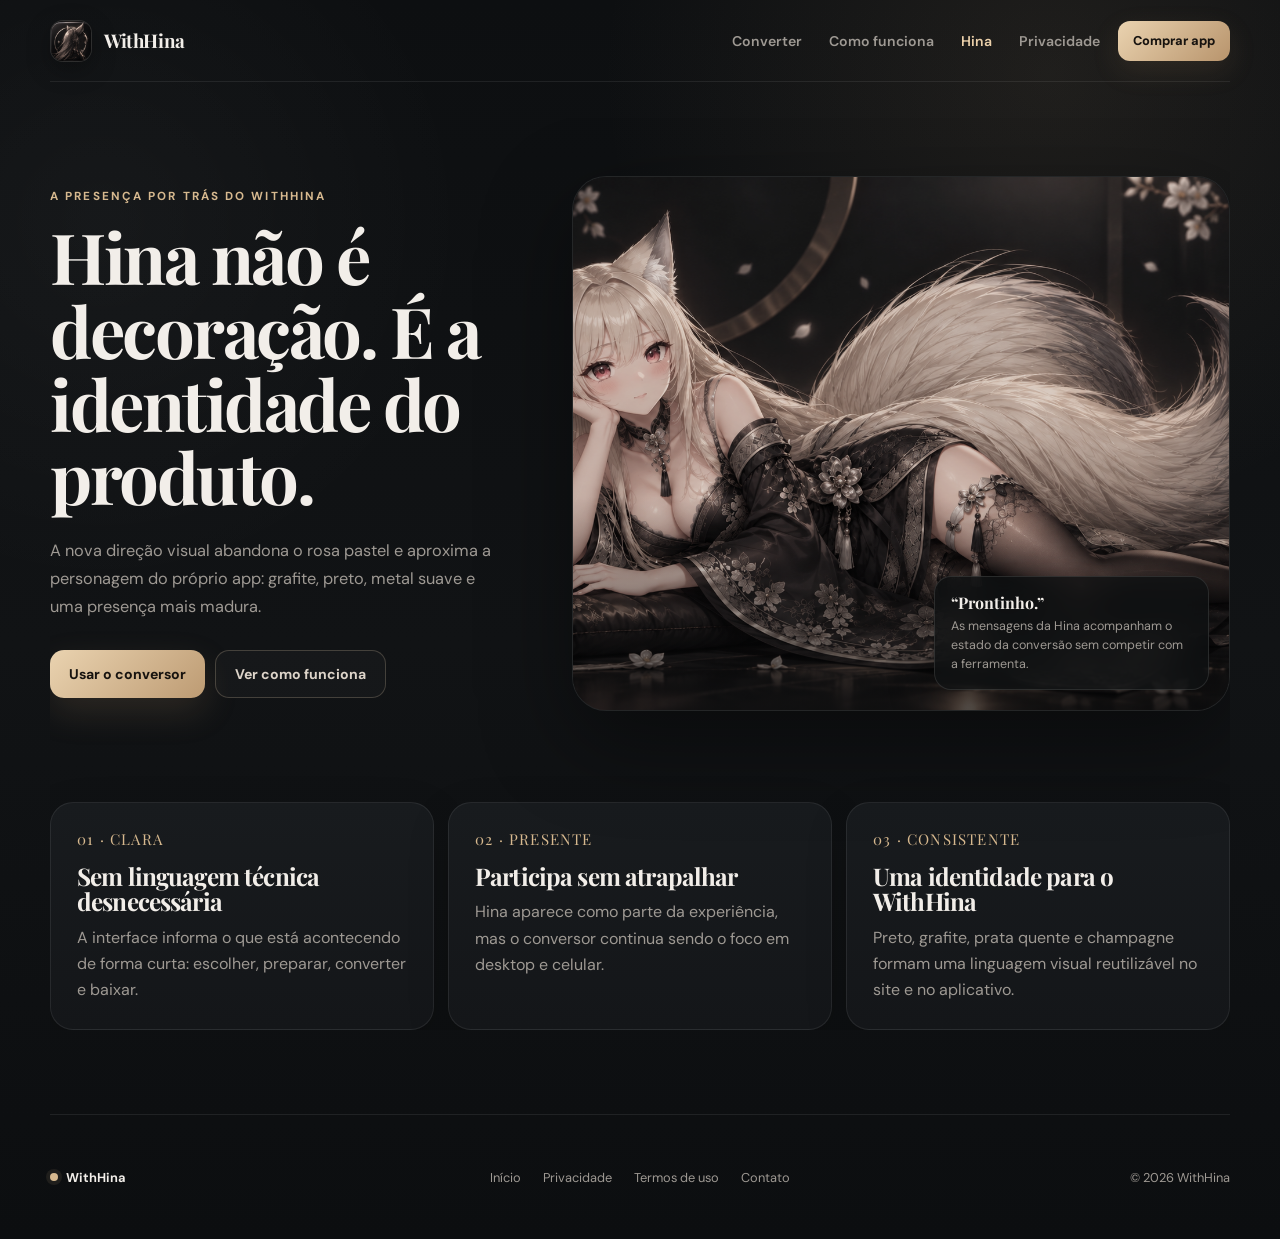
<file: Hina.html>
<!doctype html>
<html lang="pt-BR">
<head>
  <meta charset="utf-8">
  <meta name="viewport" content="width=device-width, initial-scale=1">
  <meta name="description" content="Conheça a Hina, a identidade visual e a voz do WithHina.">
  <meta name="theme-color" content="#111315">
  <meta name="robots" content="index,follow">
  <link rel="canonical" href="https://withhina.com/Hina.html">
  <title>Hina — WithHina</title>
  <link rel="icon" href="favicon.ico?v=2.2" sizes="any">
  <link rel="icon" href="favicon-32.png?v=2.2" type="image/png" sizes="32x32">
  <link rel="apple-touch-icon" href="apple-touch-icon.png?v=2.2">
  <link rel="preconnect" href="https://fonts.googleapis.com">
  <link rel="preconnect" href="https://fonts.gstatic.com" crossorigin>
  <link href="https://fonts.googleapis.com/css2?family=DM+Sans:wght@400;500;600;700&family=Playfair+Display:wght@600;700&display=swap" rel="stylesheet">
  <link rel="stylesheet" href="styles.css?v=2.2.0">
</head>
<body>
  <header class="topbar">
    <a class="brand" href="index.html" aria-label="WithHina — início">
      <span class="brand-icon" aria-hidden="true"><img src="withhina-mark.png" alt=""></span>
      <span class="brand-name">WithHina</span>
    </a>
    <div class="topbar-actions">
      <nav aria-label="Navegação principal">
        <a href="index.html#converter">Converter</a>
        <a href="index.html#como-funciona">Como funciona</a>
        <a href="Hina.html" aria-current="page">Hina</a>
        <a href="privacy.html">Privacidade</a>
      </nav>
      <a class="nav-buy" href="index.html#comprar">Comprar app</a>
    </div>
  </header>

  <main class="about-page">
    <section class="about-hero" aria-labelledby="hina-title-page">
      <div class="about-copy">
        <p class="eyebrow">A PRESENÇA POR TRÁS DO WITHHINA</p>
        <h1 id="hina-title-page">Hina não é decoração. É a identidade do produto.</h1>
        <p class="lead">A nova direção visual abandona o rosa pastel e aproxima a personagem do próprio app: grafite, preto, metal suave e uma presença mais madura.</p>
        <div class="about-actions">
          <a class="primary-link" href="index.html#converter">Usar o conversor</a>
          <a class="secondary-link" href="index.html#como-funciona">Ver como funciona</a>
        </div>
      </div>

      <div class="about-visual" aria-label="Ilustração da Hina">
        <img src="hina-dark.png" alt="Hina em uma composição escura, elegante e refinada">
        <div class="about-badge">
          <strong>“Prontinho.”</strong>
          <p>As mensagens da Hina acompanham o estado da conversão sem competir com a ferramenta.</p>
        </div>
      </div>
    </section>

    <section class="about-grid" aria-label="Princípios da experiência Hina">
      <article class="about-card">
        <span>01 · CLARA</span>
        <h2>Sem linguagem técnica desnecessária</h2>
        <p>A interface informa o que está acontecendo de forma curta: escolher, preparar, converter e baixar.</p>
      </article>
      <article class="about-card">
        <span>02 · PRESENTE</span>
        <h2>Participa sem atrapalhar</h2>
        <p>Hina aparece como parte da experiência, mas o conversor continua sendo o foco em desktop e celular.</p>
      </article>
      <article class="about-card">
        <span>03 · CONSISTENTE</span>
        <h2>Uma identidade para o WithHina</h2>
        <p>Preto, grafite, prata quente e champagne formam uma linguagem visual reutilizável no site e no aplicativo.</p>
      </article>
    </section>
  </main>

  <footer>
    <a class="footer-brand" href="index.html"><span class="footer-dot"></span>WithHina</a>
    <div class="footer-links">
      <a href="index.html">Início</a>
      <a href="privacy.html">Privacidade</a>
      <a href="terms.html">Termos de uso</a>
      <a href="mailto:support@withhina.com">Contato</a>
    </div>
    <p>© <span id="current-year"></span> WithHina</p>
  </footer>
  <script>document.getElementById('current-year').textContent = new Date().getFullYear();</script>
</body>
</html>
</file>
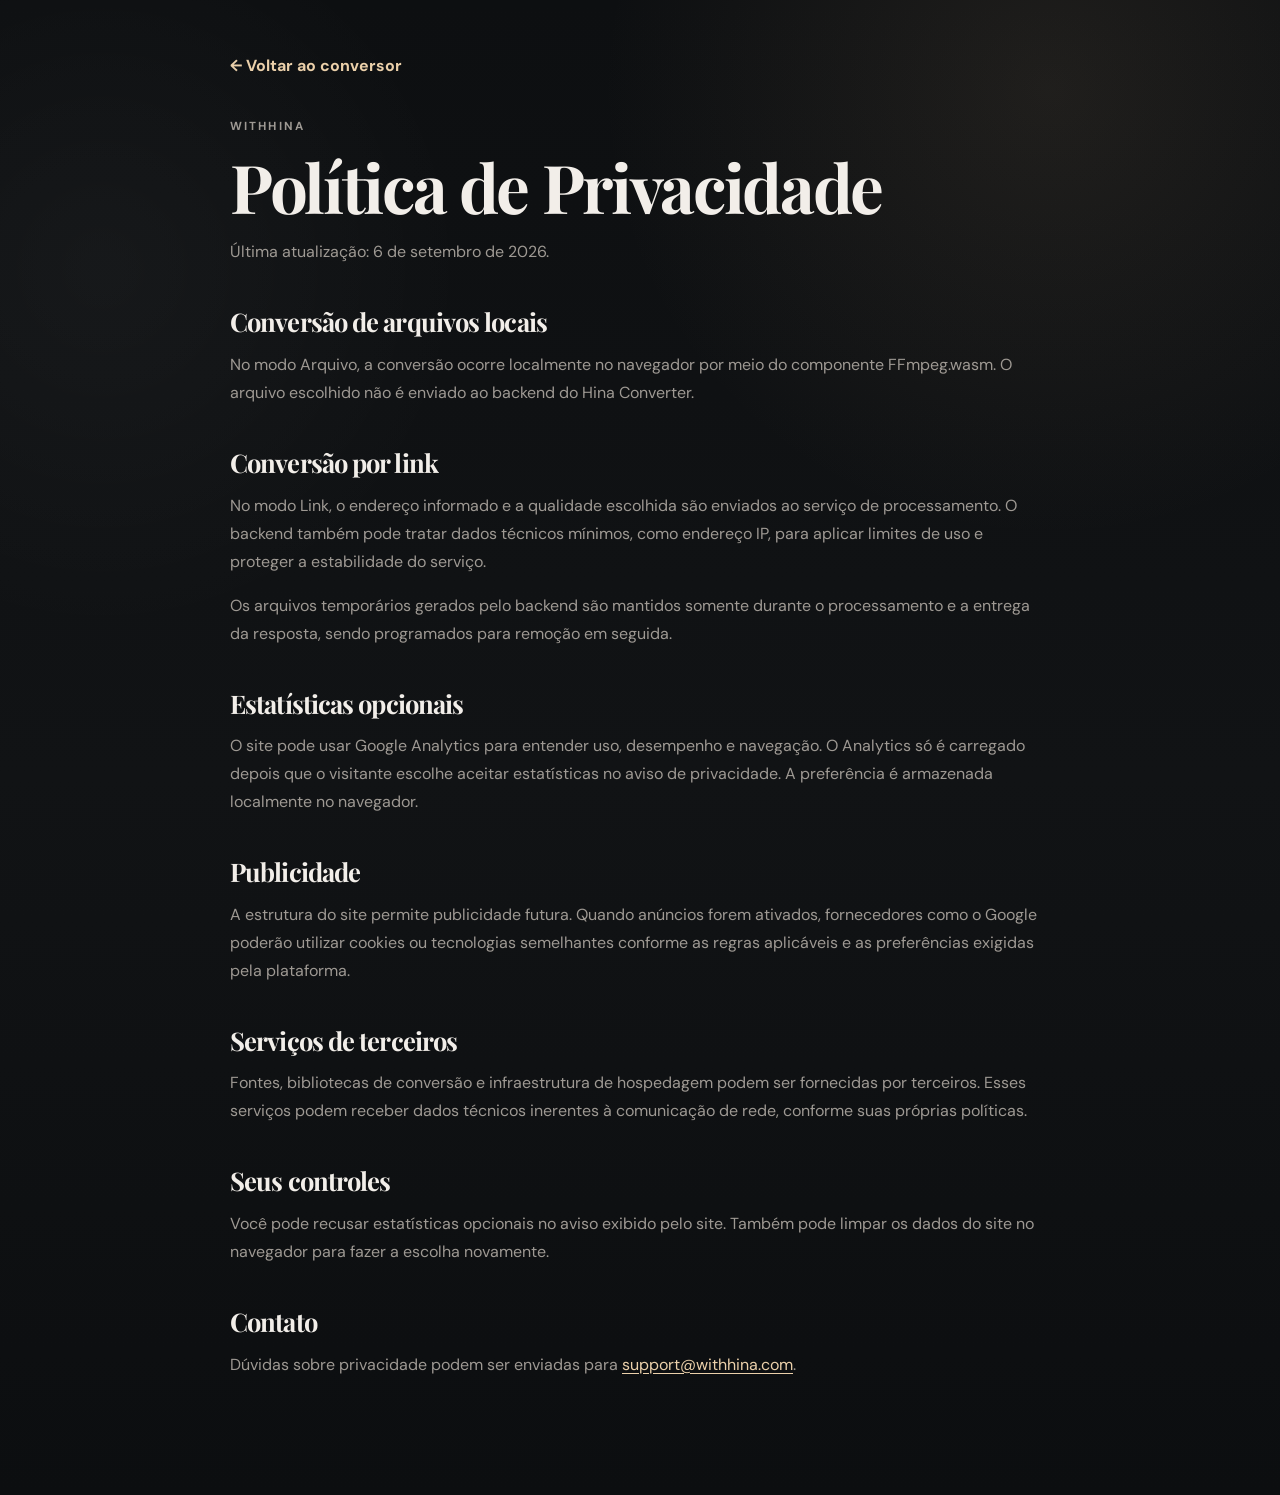
<file: privacy.html>
<!doctype html>
<html lang="pt-BR">
<head>
  <meta charset="utf-8">
  <meta name="viewport" content="width=device-width, initial-scale=1">
  <meta name="description" content="Política de Privacidade do Hina Converter e WithHina.">
  <meta name="robots" content="index,follow">
  <link rel="canonical" href="https://withhina.com/privacy.html">
  <title>Privacidade — Hina Converter</title>
  <link rel="icon" href="favicon.ico?v=2.2" sizes="any">
  <link rel="icon" href="favicon-32.png?v=2.2" type="image/png" sizes="32x32">
  <link rel="apple-touch-icon" href="apple-touch-icon.png?v=2.2">
  <link rel="preconnect" href="https://fonts.googleapis.com">
  <link rel="preconnect" href="https://fonts.gstatic.com" crossorigin>
  <link href="https://fonts.googleapis.com/css2?family=DM+Sans:wght@400;500;600;700&family=Playfair+Display:wght@600;700&display=swap" rel="stylesheet">
  <link rel="stylesheet" href="styles.css?v=2.2.0">
</head>
<body>
  <main class="legal-page">
    <a class="back-link" href="index.html">← Voltar ao conversor</a>
    <p class="eyebrow">WithHina</p>
    <h1>Política de Privacidade</h1>
    <p>Última atualização: 6 de setembro de 2026.</p>

    <h2>Conversão de arquivos locais</h2>
    <p>No modo Arquivo, a conversão ocorre localmente no navegador por meio do componente FFmpeg.wasm. O arquivo escolhido não é enviado ao backend do Hina Converter.</p>

    <h2>Conversão por link</h2>
    <p>No modo Link, o endereço informado e a qualidade escolhida são enviados ao serviço de processamento. O backend também pode tratar dados técnicos mínimos, como endereço IP, para aplicar limites de uso e proteger a estabilidade do serviço.</p>
    <p>Os arquivos temporários gerados pelo backend são mantidos somente durante o processamento e a entrega da resposta, sendo programados para remoção em seguida.</p>

    <h2>Estatísticas opcionais</h2>
    <p>O site pode usar Google Analytics para entender uso, desempenho e navegação. O Analytics só é carregado depois que o visitante escolhe aceitar estatísticas no aviso de privacidade. A preferência é armazenada localmente no navegador.</p>

    <h2>Publicidade</h2>
    <p>A estrutura do site permite publicidade futura. Quando anúncios forem ativados, fornecedores como o Google poderão utilizar cookies ou tecnologias semelhantes conforme as regras aplicáveis e as preferências exigidas pela plataforma.</p>

    <h2>Serviços de terceiros</h2>
    <p>Fontes, bibliotecas de conversão e infraestrutura de hospedagem podem ser fornecidas por terceiros. Esses serviços podem receber dados técnicos inerentes à comunicação de rede, conforme suas próprias políticas.</p>

    <h2>Seus controles</h2>
    <p>Você pode recusar estatísticas opcionais no aviso exibido pelo site. Também pode limpar os dados do site no navegador para fazer a escolha novamente.</p>

    <h2>Contato</h2>
    <p>Dúvidas sobre privacidade podem ser enviadas para <a href="mailto:support@withhina.com">support@withhina.com</a>.</p>
  </main>
</body>
</html>
</file>
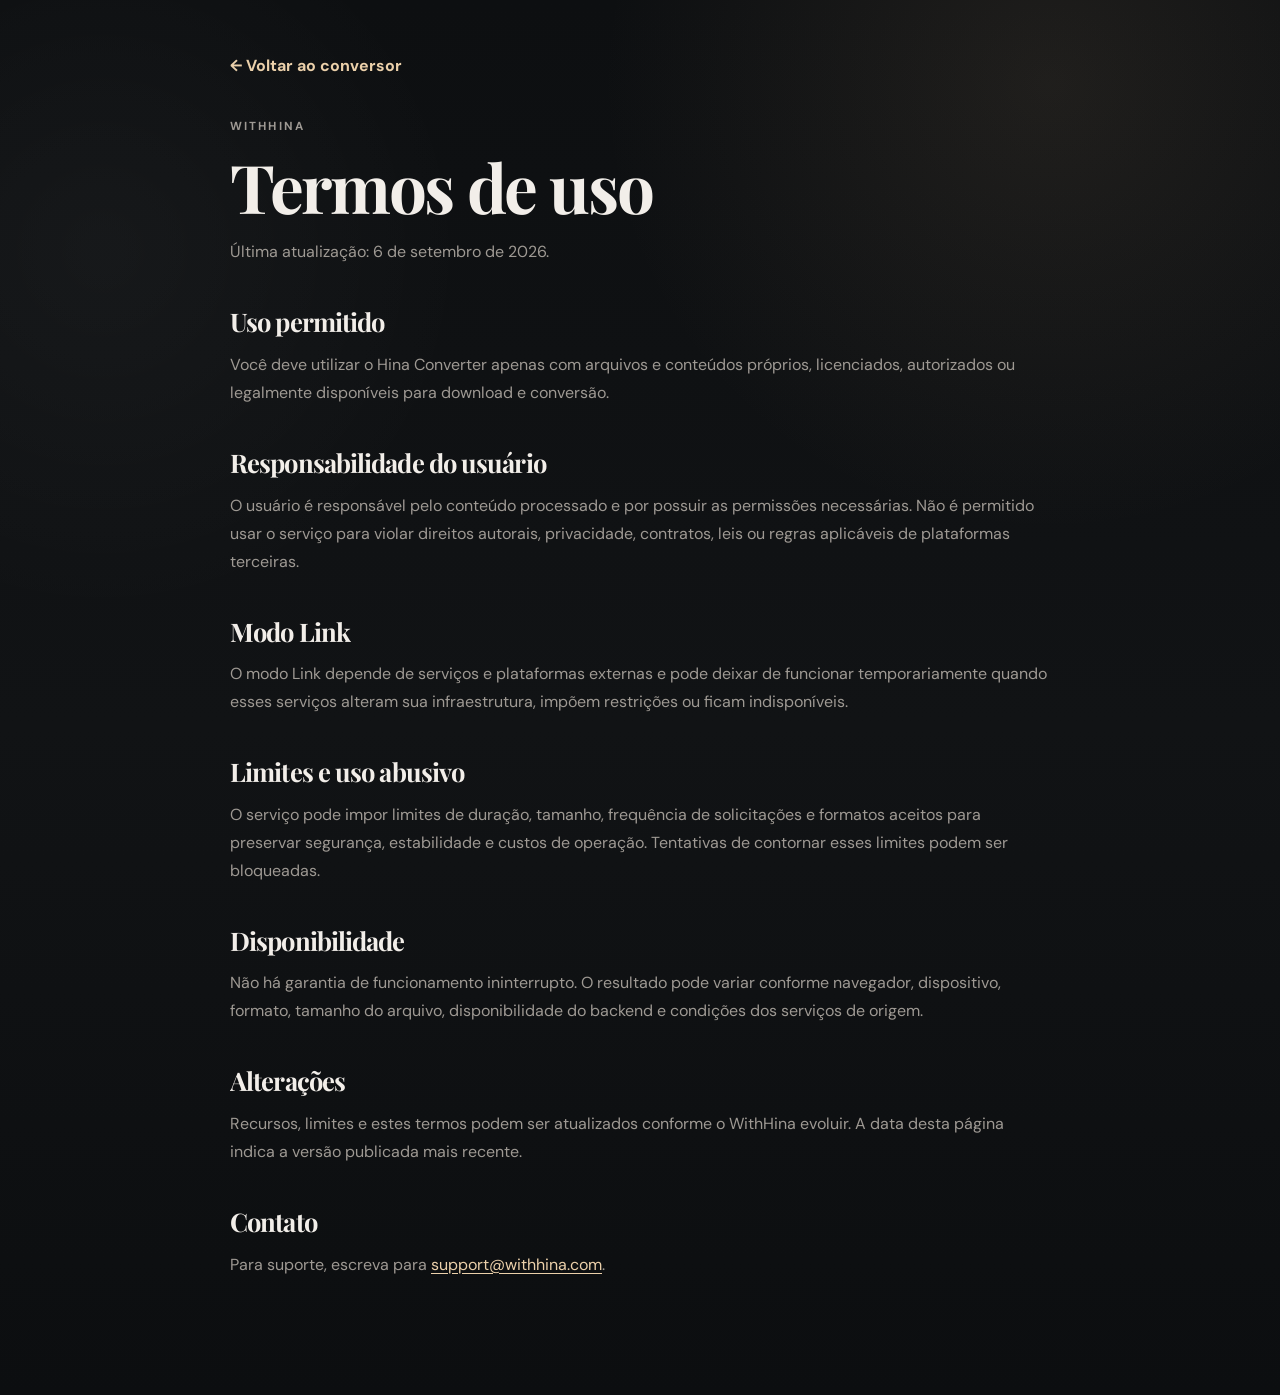
<file: terms.html>
<!doctype html>
<html lang="pt-BR">
<head>
  <meta charset="utf-8">
  <meta name="viewport" content="width=device-width, initial-scale=1">
  <meta name="description" content="Termos de uso do Hina Converter e WithHina.">
  <meta name="robots" content="index,follow">
  <link rel="canonical" href="https://withhina.com/terms.html">
  <title>Termos de uso — Hina Converter</title>
  <link rel="icon" href="favicon.ico?v=2.2" sizes="any">
  <link rel="icon" href="favicon-32.png?v=2.2" type="image/png" sizes="32x32">
  <link rel="apple-touch-icon" href="apple-touch-icon.png?v=2.2">
  <link rel="preconnect" href="https://fonts.googleapis.com">
  <link rel="preconnect" href="https://fonts.gstatic.com" crossorigin>
  <link href="https://fonts.googleapis.com/css2?family=DM+Sans:wght@400;500;600;700&family=Playfair+Display:wght@600;700&display=swap" rel="stylesheet">
  <link rel="stylesheet" href="styles.css?v=2.2.0">
</head>
<body>
  <main class="legal-page">
    <a class="back-link" href="index.html">← Voltar ao conversor</a>
    <p class="eyebrow">WithHina</p>
    <h1>Termos de uso</h1>
    <p>Última atualização: 6 de setembro de 2026.</p>

    <h2>Uso permitido</h2>
    <p>Você deve utilizar o Hina Converter apenas com arquivos e conteúdos próprios, licenciados, autorizados ou legalmente disponíveis para download e conversão.</p>

    <h2>Responsabilidade do usuário</h2>
    <p>O usuário é responsável pelo conteúdo processado e por possuir as permissões necessárias. Não é permitido usar o serviço para violar direitos autorais, privacidade, contratos, leis ou regras aplicáveis de plataformas terceiras.</p>

    <h2>Modo Link</h2>
    <p>O modo Link depende de serviços e plataformas externas e pode deixar de funcionar temporariamente quando esses serviços alteram sua infraestrutura, impõem restrições ou ficam indisponíveis.</p>

    <h2>Limites e uso abusivo</h2>
    <p>O serviço pode impor limites de duração, tamanho, frequência de solicitações e formatos aceitos para preservar segurança, estabilidade e custos de operação. Tentativas de contornar esses limites podem ser bloqueadas.</p>

    <h2>Disponibilidade</h2>
    <p>Não há garantia de funcionamento ininterrupto. O resultado pode variar conforme navegador, dispositivo, formato, tamanho do arquivo, disponibilidade do backend e condições dos serviços de origem.</p>

    <h2>Alterações</h2>
    <p>Recursos, limites e estes termos podem ser atualizados conforme o WithHina evoluir. A data desta página indica a versão publicada mais recente.</p>

    <h2>Contato</h2>
    <p>Para suporte, escreva para <a href="mailto:support@withhina.com">support@withhina.com</a>.</p>
  </main>
</body>
</html>
</file>
<file: styles.css>
:root {
  --bg: #0d0f11;
  --bg-2: #111315;
  --panel: #17191c;
  --panel-2: #1d2024;
  --panel-3: #24272c;
  --ink: #f2eee9;
  --ink-soft: #ddd4c9;
  --muted: #9e9993;
  --muted-2: #77736f;
  --accent: #d7b98f;
  --accent-strong: #ebd0aa;
  --accent-dark: #9f8567;
  --silver: #b6b3ae;
  --line: rgba(255,255,255,.08);
  --line-strong: rgba(231,208,176,.22);
  --shadow: 0 30px 90px rgba(0,0,0,.42);
  --shadow-soft: 0 18px 46px rgba(0,0,0,.28);
}

* { box-sizing: border-box; }
html { scroll-behavior: smooth; }
body {
  margin: 0;
  min-height: 100vh;
  color: var(--ink);
  background:
    radial-gradient(circle at 82% 6%, rgba(164,139,108,.12), transparent 28rem),
    radial-gradient(circle at 8% 18%, rgba(255,255,255,.035), transparent 23rem),
    linear-gradient(180deg, #0d0f11 0%, #111315 52%, #0c0e10 100%);
  font-family: "DM Sans", system-ui, sans-serif;
}

body::before {
  content: "";
  position: fixed;
  inset: 0;
  pointer-events: none;
  opacity: .18;
  background-image: linear-gradient(rgba(255,255,255,.018) 1px, transparent 1px), linear-gradient(90deg, rgba(255,255,255,.018) 1px, transparent 1px);
  background-size: 44px 44px;
  mask-image: linear-gradient(to bottom, rgba(0,0,0,.6), transparent 75%);
}

button, input, select { font: inherit; }
a { color: inherit; }
[hidden] { display: none !important; }

.topbar {
  position: relative;
  z-index: 20;
  width: min(1180px, calc(100% - 40px));
  min-height: 82px;
  margin: 0 auto;
  display: flex;
  align-items: center;
  justify-content: space-between;
  gap: 28px;
  border-bottom: 1px solid var(--line);
}

.brand {
  display: inline-flex;
  align-items: center;
  gap: 12px;
  text-decoration: none;
}
.brand-icon {
  width: 42px;
  height: 42px;
  display: block;
  overflow: hidden;
  border-radius: 13px;
  border: 1px solid rgba(255,255,255,.12);
  background: #111;
  box-shadow: 0 8px 24px rgba(0,0,0,.28);
}
.brand-icon img {
  width: 56px;
  height: 56px;
  object-fit: cover;
  object-position: 50% 5%;
  transform: translate(-7px,-3px);
}
.brand-name {
  color: var(--ink);
  font-family: "Playfair Display", Georgia, serif;
  font-size: 1.18rem;
  font-weight: 700;
  letter-spacing: -.02em;
}

nav { display: flex; align-items: center; gap: 27px; }
nav a {
  color: var(--muted);
  text-decoration: none;
  font-size: .88rem;
  font-weight: 600;
  transition: color .18s ease;
}
nav a:hover, nav a:focus-visible, nav a[aria-current="page"] { color: var(--accent-strong); }

main { overflow: hidden; }

.hero {
  width: min(1180px, calc(100% - 40px));
  min-height: 670px;
  margin: 0 auto;
  display: grid;
  grid-template-columns: minmax(0,.88fr) minmax(520px,1.12fr);
  gap: clamp(38px,6vw,84px);
  align-items: center;
  padding: 76px 0 82px;
}
.hero-copy { position: relative; z-index: 5; }
.eyebrow {
  margin: 0 0 16px;
  color: var(--accent);
  font-size: .73rem;
  font-weight: 700;
  letter-spacing: .18em;
  text-transform: uppercase;
}
h1,h2,h3 {
  margin: 0;
  font-family: "Playfair Display", Georgia, serif;
  letter-spacing: -.035em;
  line-height: 1.04;
}
h1 { font-size: clamp(3rem,5.5vw,5.35rem); }
h2 { font-size: clamp(2.1rem,4.4vw,3.7rem); }
.hero-accent {
  margin: 9px 0 0;
  color: var(--accent-strong);
  font-family: "Playfair Display", Georgia, serif;
  font-size: clamp(1.65rem,2.5vw,2.35rem);
  letter-spacing: -.025em;
}
.lead {
  max-width: 650px;
  margin: 24px 0 0;
  color: var(--muted);
  font-size: 1.02rem;
  line-height: 1.72;
}
.hero-actions { display: flex; gap: 10px; flex-wrap: wrap; margin-top: 32px; }
.hero-primary, .hero-secondary, .primary-link, .secondary-link {
  min-height: 48px;
  display: inline-flex;
  align-items: center;
  justify-content: center;
  padding: 0 19px;
  border-radius: 14px;
  text-decoration: none;
  font-size: .88rem;
  font-weight: 700;
  transition: transform .16s ease, border-color .16s ease, background .16s ease;
}
.hero-primary, .primary-link {
  color: #17130f;
  background: linear-gradient(135deg, #ead3b0, #bd9b73);
  box-shadow: 0 14px 34px rgba(174,139,99,.18);
}
.hero-secondary, .secondary-link { color: var(--ink-soft); border: 1px solid var(--line-strong); background: rgba(255,255,255,.025); }
.hero-primary:hover, .hero-secondary:hover, .primary-link:hover, .secondary-link:hover { transform: translateY(-1px); }
.hero-secondary:hover, .secondary-link:hover { border-color: rgba(231,208,176,.42); }
.hero-meta { margin-top: 28px; display: flex; flex-wrap: wrap; gap: 8px; }
.hero-meta span {
  padding: 8px 11px;
  color: #aaa59f;
  border: 1px solid var(--line);
  border-radius: 999px;
  background: rgba(255,255,255,.018);
  font-size: .72rem;
}

.hero-visual {
  position: relative;
  min-height: 500px;
  border: 1px solid rgba(255,255,255,.09);
  border-radius: 34px;
  overflow: hidden;
  background: #111315;
  box-shadow: var(--shadow);
}
.hero-visual::after {
  content: "";
  position: absolute;
  inset: 0;
  pointer-events: none;
  background:
    linear-gradient(90deg, rgba(13,15,17,.38), transparent 38%),
    linear-gradient(180deg, transparent 55%, rgba(10,11,13,.62));
}
.hero-hina {
  position: absolute;
  inset: 0;
  width: 100%;
  height: 100%;
  object-fit: cover;
  object-position: 49% center;
  filter: saturate(.78) contrast(1.03) brightness(.92);
}
.hero-glass {
  position: absolute;
  z-index: 4;
  left: 24px;
  bottom: 24px;
  width: min(330px, calc(100% - 48px));
  padding: 17px 18px;
  border: 1px solid rgba(255,255,255,.12);
  border-radius: 18px;
  background: rgba(14,16,18,.72);
  box-shadow: 0 18px 48px rgba(0,0,0,.26);
  backdrop-filter: blur(16px);
}
.hero-glass-kicker { display: block; margin-bottom: 6px; color: var(--accent); font-size: .64rem; font-weight: 700; letter-spacing: .16em; }
.hero-glass strong { font-family: "Playfair Display", Georgia, serif; font-size: 1.14rem; }
.hero-glass p { margin: 6px 0 0; color: var(--muted); font-size: .78rem; line-height: 1.5; }

.workspace {
  width: min(1180px, calc(100% - 40px));
  margin: 0 auto 84px;
  padding-top: 74px;
  border-top: 1px solid var(--line);
}
.section-heading { max-width: 720px; margin-bottom: 34px; }
.section-heading p:last-child { margin: 15px 0 0; color: var(--muted); line-height: 1.7; }
.converter-heading h2 { max-width: 720px; }

.converter-shell {
  display: grid;
  grid-template-columns: 270px minmax(0,1fr);
  gap: 14px;
  align-items: stretch;
}
.converter-aside, .converter-card {
  border: 1px solid var(--line);
  background: linear-gradient(180deg, rgba(29,32,36,.98), rgba(20,22,25,.98));
  box-shadow: var(--shadow-soft);
}
.converter-aside {
  min-height: 100%;
  padding: 22px;
  border-radius: 24px;
  display: flex;
  flex-direction: column;
}
.aside-icon {
  width: 88px;
  height: 88px;
  overflow: hidden;
  border-radius: 24px;
  border: 1px solid rgba(255,255,255,.11);
  background: #0f1113;
  box-shadow: 0 14px 34px rgba(0,0,0,.3);
}
.aside-icon img { width: 116px; height: 116px; object-fit: cover; object-position: 50% 4%; transform: translate(-14px,-6px); }
.stage-kicker { margin: 18px 0 10px; color: var(--accent); font-size: .68rem; font-weight: 700; letter-spacing: .15em; text-transform: uppercase; }
.hina-message {
  display: flex;
  gap: 10px;
  padding: 15px;
  border: 1px solid var(--line);
  border-radius: 16px;
  background: rgba(255,255,255,.026);
}
.hina-message p { margin: 0; color: var(--muted); font-size: .81rem; line-height: 1.48; }
.hina-message strong { color: var(--ink); font-size: .9rem; }
.message-dot { flex: 0 0 auto; width: 8px; height: 8px; margin-top: 5px; border-radius: 50%; background: var(--accent); box-shadow: 0 0 0 4px rgba(215,185,143,.11); }
.aside-note { margin: auto 0 0; padding-top: 22px; color: var(--muted-2); font-size: .72rem; line-height: 1.55; }

.converter-card { border-radius: 24px; padding: 10px; }
.tabs {
  display: grid;
  grid-template-columns: 1fr 1fr;
  gap: 6px;
  padding: 4px;
  border-radius: 16px;
  background: #111315;
}
.tab {
  min-height: 47px;
  border: 0;
  border-radius: 12px;
  color: var(--muted);
  background: transparent;
  cursor: pointer;
  font-weight: 700;
}
.tab span { margin-right: 7px; }
.tab.is-active {
  color: var(--ink);
  background: #25282d;
  box-shadow: inset 0 0 0 1px rgba(255,255,255,.05), 0 7px 18px rgba(0,0,0,.22);
}
.tab-panel { padding: 18px 8px 6px; }
.drop-zone {
  min-height: 176px;
  display: flex;
  flex-direction: column;
  align-items: center;
  justify-content: center;
  gap: 4px;
  padding: 24px;
  text-align: center;
  border: 1px dashed rgba(215,185,143,.28);
  border-radius: 18px;
  background: #14171a;
  cursor: pointer;
  transition: border-color .2s ease, background .2s ease, transform .2s ease;
}
.drop-zone:hover, .drop-zone.is-dragging, .drop-zone.has-file { border-color: rgba(235,208,170,.68); background: #171a1e; }
.drop-zone.is-dragging { transform: scale(1.006); }
.drop-zone input { position: absolute; inline-size: 1px; block-size: 1px; opacity: 0; }
.drop-zone strong { margin-top: 7px; font-size: .98rem; }
.drop-zone > span:not(.upload-icon) { color: var(--muted); font-size: .84rem; }
.drop-zone small { margin-top: 8px; color: var(--muted-2); font-size: .73rem; }
.upload-icon { width: 40px; height: 40px; display: grid; place-items: center; color: #19140f; border-radius: 13px; background: linear-gradient(135deg,#e6cfad,#b79873); font-size: 1.32rem; }

.options-row { margin: 16px 0; display: flex; align-items: center; justify-content: space-between; gap: 18px; }
.link-options { margin-top: 15px; }
.options-row label, .field-label { color: var(--ink-soft); font-size: .83rem; font-weight: 700; }
select {
  min-height: 42px;
  padding: 0 36px 0 13px;
  color: var(--ink);
  border: 1px solid var(--line);
  border-radius: 12px;
  background: #111315;
}
.primary-button, .download-button {
  min-height: 50px;
  display: flex;
  align-items: center;
  justify-content: center;
  border: 0;
  border-radius: 14px;
  color: #17130f;
  background: linear-gradient(135deg,#ecd7b7,#b8946c);
  box-shadow: 0 12px 28px rgba(169,134,95,.16);
  cursor: pointer;
  font-weight: 800;
  text-decoration: none;
  transition: transform .16s ease, filter .16s ease;
}
.primary-button { width: 100%; }
.primary-button:hover:not(:disabled), .download-button:hover { filter: brightness(1.035); transform: translateY(-1px); }
.primary-button:disabled { opacity: .36; cursor: not-allowed; box-shadow: none; }
.field-label { display: block; margin: 5px 0 8px; }
.url-field {
  min-height: 53px;
  display: flex;
  align-items: center;
  gap: 8px;
  padding: 0 14px;
  border: 1px solid var(--line);
  border-radius: 14px;
  background: #111315;
}
.url-field:focus-within { border-color: rgba(215,185,143,.52); box-shadow: 0 0 0 3px rgba(215,185,143,.08); }
.url-field span { color: var(--accent); font-size: 1.35rem; }
.url-field input { width: 100%; border: 0; outline: 0; color: var(--ink); background: transparent; }
.url-field input::placeholder { color: #68655f; }
.field-help { margin: 10px 1px 16px; color: var(--muted); font-size: .77rem; line-height: 1.5; }
.status, .result { margin: 12px 8px 4px; padding: 15px; border: 1px solid var(--line); border-radius: 15px; background: #14171a; }
.status.is-error { color: #f0babf; border-color: rgba(207,89,99,.22); background: #1c1416; }
.status-line { display: flex; justify-content: space-between; gap: 16px; font-size: .82rem; font-weight: 600; }
.progress-track { height: 6px; margin-top: 11px; overflow: hidden; border-radius: 999px; background: #292c30; }
.progress-track span { height: 100%; display: block; width: 0; border-radius: inherit; background: linear-gradient(90deg,var(--accent-dark),var(--accent-strong)); transition: width .2s ease; }
.result { display: flex; align-items: center; justify-content: space-between; gap: 18px; }
.result div { min-width: 0; display: flex; flex-direction: column; gap: 3px; }
.result strong { overflow: hidden; text-overflow: ellipsis; white-space: nowrap; }
.result-kicker { color: var(--accent); font-size: .7rem; font-weight: 700; text-transform: uppercase; letter-spacing: .09em; }
.download-button { min-width: 124px; min-height: 43px; padding: 0 16px; font-size: .82rem; }

.feature-strip { display: grid; grid-template-columns: repeat(3,1fr); gap: 10px; margin-top: 14px; }
.feature-strip span { padding: 13px 14px; border: 1px solid var(--line); border-radius: 15px; background: rgba(255,255,255,.018); color: var(--muted); font-size: .77rem; line-height: 1.5; }
.feature-strip strong { color: var(--ink-soft); }
.privacy-note { margin: 15px 0 0; color: var(--muted-2); text-align: center; font-size: .73rem; }
.privacy-note span { color: var(--accent); margin-right: 4px; }

.ad-container { width: min(970px, calc(100% - 40px)); min-height: 120px; margin: 0 auto 70px; padding: 10px; color: #77736f; text-align: center; border: 1px solid var(--line); border-radius: 18px; background: #141619; font-size: .7rem; }
.adsbygoogle { display: block; min-height: 90px; }

.steps { width: min(1180px, calc(100% - 40px)); margin: 0 auto; padding: 94px 0; border-top: 1px solid var(--line); }
.step-grid { display: grid; grid-template-columns: repeat(3,1fr); gap: 14px; }
.step-grid article, .about-card { min-height: 220px; padding: 26px; border: 1px solid var(--line); border-radius: 23px; background: linear-gradient(180deg,#181b1e,#141619); box-shadow: 0 14px 44px rgba(0,0,0,.14); }
.step-grid article > span, .about-card span { color: var(--accent); font-family: "Playfair Display", serif; font-size: .94rem; letter-spacing: .08em; }
.step-grid h3 { margin: 32px 0 9px; font-size: 1.42rem; }
.step-grid p, .about-card p { margin: 0; color: var(--muted); line-height: 1.64; }

.privacy-section { width: min(1180px, calc(100% - 40px)); margin: 0 auto 84px; padding: 40px; display: grid; grid-template-columns: .85fr 1fr; gap: 60px; align-items: center; border: 1px solid rgba(215,185,143,.13); border-radius: 28px; background: linear-gradient(135deg,#1e1b18,#17191c); box-shadow: var(--shadow-soft); }
.privacy-section .eyebrow { color: var(--accent); }
.privacy-section p:last-child { margin: 0; color: #aaa49d; line-height: 1.75; }
.privacy-section a { color: var(--accent-strong); text-underline-offset: 3px; }

footer { width: min(1180px, calc(100% - 40px)); min-height: 125px; margin: 0 auto; display: grid; grid-template-columns: 1fr auto 1fr; align-items: center; gap: 24px; color: var(--muted); border-top: 1px solid var(--line); font-size: .8rem; }
.footer-brand { display: inline-flex; align-items: center; gap: 8px; color: var(--ink); font-weight: 700; text-decoration: none; }
.footer-dot { width: 8px; height: 8px; border-radius: 50%; background: var(--accent); box-shadow: 0 0 0 4px rgba(215,185,143,.09); }
.footer-links { display: flex; gap: 22px; flex-wrap: wrap; justify-content: center; }
.footer-links a { text-decoration: none; }
.footer-links a:hover { color: var(--accent-strong); }
footer > p { text-align: right; }

.consent-banner { position: fixed; z-index: 30; left: 50%; bottom: 18px; transform: translateX(-50%); width: min(930px, calc(100% - 28px)); display: flex; align-items: center; justify-content: space-between; gap: 24px; padding: 17px 18px; border: 1px solid var(--line-strong); border-radius: 20px; background: rgba(24,27,30,.94); box-shadow: 0 22px 70px rgba(0,0,0,.42); backdrop-filter: blur(16px); }
.consent-banner strong { display: block; margin-bottom: 4px; }
.consent-banner p { margin: 0; max-width: 600px; color: var(--muted); font-size: .8rem; line-height: 1.5; }
.consent-actions { display: flex; gap: 8px; flex: 0 0 auto; }
.consent-actions button { min-height: 40px; padding: 0 14px; border-radius: 12px; cursor: pointer; font-size: .76rem; font-weight: 700; }
.consent-secondary { color: var(--ink); border: 1px solid var(--line-strong); background: #141619; }
.consent-primary { color: #17130f; border: 0; background: linear-gradient(135deg,#ead3b0,#b8946c); }

.about-page { width: min(1180px, calc(100% - 40px)); margin: 36px auto 84px; }
.about-hero { display: grid; grid-template-columns: minmax(0,.82fr) minmax(520px,1.18fr); gap: clamp(34px,5vw,72px); align-items: center; min-height: 650px; }
.about-copy { position: relative; z-index: 3; }
.about-copy h1 { max-width: 640px; }
.about-copy .lead { max-width: 610px; }
.about-actions { display: flex; flex-wrap: wrap; gap: 10px; margin-top: 28px; }
.about-visual { position: relative; min-height: 535px; border: 1px solid var(--line); border-radius: 34px; overflow: hidden; background: #111315; box-shadow: var(--shadow); }
.about-visual::after { content: ""; position: absolute; inset: 0; pointer-events: none; background: linear-gradient(180deg,transparent 60%,rgba(9,10,11,.58)); }
.about-visual img { position: absolute; inset: 0; width: 100%; height: 100%; object-fit: cover; object-position: center; filter: saturate(.78) brightness(.9); }
.about-badge { position: absolute; z-index: 4; right: 20px; bottom: 20px; max-width: 275px; padding: 15px 16px; border: 1px solid rgba(255,255,255,.11); border-radius: 17px; background: rgba(15,17,19,.78); box-shadow: var(--shadow-soft); backdrop-filter: blur(14px); }
.about-badge strong { display: block; margin-bottom: 4px; font-family: "Playfair Display", Georgia, serif; }
.about-badge p { margin: 0; color: var(--muted); font-size: .78rem; line-height: 1.5; }
.about-grid { display: grid; grid-template-columns: repeat(3,1fr); gap: 14px; margin-top: 34px; }
.about-card h2 { margin: 14px 0 10px; font-size: 1.52rem; }

.legal-page { width: min(820px, calc(100% - 40px)); margin: 55px auto 100px; }
.legal-page h1 { font-size: clamp(2.5rem,6vw,4.2rem); }
.legal-page h2 { margin-top: 42px; font-size: 1.6rem; }
.legal-page p, .legal-page li { color: var(--muted); line-height: 1.75; }
.legal-page a { color: var(--accent-strong); text-underline-offset: 3px; }
.back-link { display: inline-block; margin-bottom: 40px; color: var(--accent); text-decoration: none; font-weight: 700; }
.error-page { min-height: 75vh; display: grid; place-items: center; text-align: center; }
.error-page .legal-page { margin: 0 auto; }

@media (max-width: 1020px) {
  .hero { grid-template-columns: 1fr; min-height: 0; padding-top: 54px; }
  .hero-copy { max-width: 760px; }
  .hero-visual { min-height: 520px; }
  .converter-shell { grid-template-columns: 1fr; }
  .converter-aside { min-height: 0; display: grid; grid-template-columns: auto 1fr; column-gap: 16px; align-items: center; }
  .converter-aside .aside-icon { grid-row: 1 / span 3; }
  .converter-aside .stage-kicker { margin: 0 0 7px; }
  .converter-aside .aside-note { margin: 10px 0 0; padding: 0; }
  .about-hero { grid-template-columns: 1fr; min-height: 0; }
  .about-visual { min-height: 520px; }
}

@media (max-width: 760px) {
  nav { gap: 18px; }
  nav a:nth-child(2), nav a:nth-child(4) { display: none; }
  .feature-strip, .step-grid, .privacy-section, .about-grid { grid-template-columns: 1fr; }
  .privacy-section { gap: 22px; }
  .consent-banner { align-items: stretch; flex-direction: column; gap: 13px; }
  .consent-actions { width: 100%; }
  .consent-actions button { flex: 1; }
}

@media (max-width: 640px) {
  .topbar, .hero, .workspace, .steps, .privacy-section, footer, .ad-container, .about-page { width: min(100% - 28px, 1180px); }
  .topbar { min-height: 70px; }
  .brand-name { font-size: 1.06rem; }
  .brand-icon { width: 38px; height: 38px; }
  .brand-icon img { width: 50px; height: 50px; transform: translate(-6px,-2px); }
  .hero { padding: 48px 0 64px; gap: 34px; }
  h1 { font-size: clamp(2.7rem,14vw,4rem); }
  .hero-accent { font-size: 1.55rem; }
  .lead { font-size: .96rem; }
  .hero-visual { min-height: 360px; border-radius: 24px; }
  .hero-hina { object-position: 50% center; }
  .hero-glass { left: 14px; bottom: 14px; width: calc(100% - 28px); }
  .workspace { margin-bottom: 58px; padding-top: 58px; }
  .converter-aside { padding: 16px; border-radius: 20px; grid-template-columns: 66px 1fr; }
  .aside-icon { width: 66px; height: 66px; border-radius: 18px; }
  .aside-icon img { width: 88px; height: 88px; transform: translate(-11px,-4px); }
  .hina-message { padding: 12px; }
  .aside-note { grid-column: 1 / -1; }
  .converter-card { border-radius: 20px; padding: 8px; }
  .tab-panel { padding: 15px 5px 5px; }
  .drop-zone { min-height: 158px; padding: 18px 12px; }
  .options-row { align-items: stretch; flex-direction: column; gap: 7px; }
  select { width: 100%; }
  .result { align-items: stretch; flex-direction: column; }
  .download-button { width: 100%; }
  .steps { padding: 70px 0; }
  .privacy-section { padding: 28px 23px; }
  footer { padding: 30px 0; grid-template-columns: 1fr; }
  footer > p { margin: 0; text-align: left; }
  .footer-links { justify-content: flex-start; }
  .about-page { margin-top: 20px; }
  .about-hero { gap: 28px; }
  .about-visual { min-height: 360px; border-radius: 24px; }
  .about-badge { right: 13px; bottom: 13px; max-width: calc(100% - 26px); }
}

@media (prefers-reduced-motion: reduce) {
  html { scroll-behavior: auto; }
  *,*::before,*::after { transition: none !important; }
}

/* v2.2 — compra do app + marca Hina */
.topbar-actions { display: flex; align-items: center; gap: 18px; }
.nav-buy {
  min-height: 40px;
  display: inline-flex;
  align-items: center;
  justify-content: center;
  padding: 0 15px;
  border-radius: 12px;
  color: #17130f;
  background: linear-gradient(135deg,#ead3b0,#b8946c);
  box-shadow: 0 10px 28px rgba(169,134,95,.14);
  text-decoration: none;
  font-size: .8rem;
  font-weight: 800;
  white-space: nowrap;
}
.nav-buy:hover { filter: brightness(1.04); transform: translateY(-1px); }

/* O novo asset já é quadrado: não precisa do recorte usado no concept board. */
.brand-icon img,
.aside-icon img {
  width: 100%;
  height: 100%;
  object-fit: cover;
  object-position: center;
  transform: none;
}

.purchase-section {
  width: min(1180px, calc(100% - 40px));
  margin: 0 auto 84px;
  padding: 38px;
  display: grid;
  grid-template-columns: minmax(0,1fr) 390px;
  gap: clamp(34px,6vw,82px);
  align-items: center;
  border: 1px solid rgba(215,185,143,.15);
  border-radius: 30px;
  background:
    radial-gradient(circle at 90% 12%, rgba(215,185,143,.10), transparent 19rem),
    linear-gradient(135deg,#191b1f,#111315 68%);
  box-shadow: var(--shadow-soft);
}
.purchase-copy > p:last-of-type {
  max-width: 700px;
  margin: 17px 0 0;
  color: var(--muted);
  line-height: 1.72;
}
.purchase-features { display: flex; flex-wrap: wrap; gap: 8px; margin-top: 25px; }
.purchase-features span {
  padding: 8px 11px;
  border: 1px solid var(--line);
  border-radius: 999px;
  color: var(--ink-soft);
  background: rgba(255,255,255,.02);
  font-size: .73rem;
  font-weight: 600;
}
.price-card {
  padding: 22px;
  border: 1px solid rgba(255,255,255,.09);
  border-radius: 24px;
  background: rgba(13,15,17,.82);
  box-shadow: 0 22px 60px rgba(0,0,0,.28);
}
.price-region {
  display: grid;
  grid-template-columns: 1fr 1fr;
  gap: 5px;
  padding: 5px;
  border: 1px solid var(--line);
  border-radius: 13px;
  background: #141619;
}
.region-button {
  min-height: 38px;
  border: 0;
  border-radius: 9px;
  color: var(--muted);
  background: transparent;
  cursor: pointer;
  font-size: .76rem;
  font-weight: 700;
}
.region-button.is-active {
  color: var(--ink);
  background: #25282d;
  box-shadow: inset 0 0 0 1px rgba(255,255,255,.05);
}
.price-label {
  margin: 22px 0 5px;
  color: var(--accent);
  font-size: .68rem;
  font-weight: 700;
  letter-spacing: .14em;
  text-transform: uppercase;
}
.price {
  font-family: "Playfair Display", Georgia, serif;
  font-size: clamp(3rem,5vw,4.2rem);
  font-weight: 700;
  line-height: 1;
  letter-spacing: -.045em;
}
.price-caption { margin: 9px 0 21px; color: var(--muted); font-size: .78rem; }
.buy-button {
  min-height: 52px;
  display: flex;
  align-items: center;
  justify-content: center;
  width: 100%;
  border-radius: 14px;
  color: #17130f;
  background: linear-gradient(135deg,#ecd7b7,#b8946c);
  box-shadow: 0 14px 34px rgba(169,134,95,.18);
  text-decoration: none;
  font-weight: 800;
}
.buy-button:hover { filter: brightness(1.04); transform: translateY(-1px); }
.checkout-note { margin: 12px 2px 0; color: var(--muted-2); font-size: .68rem; line-height: 1.5; text-align: center; }
.checkout-note code { color: var(--muted); }

@media (max-width: 1020px) {
  .purchase-section { grid-template-columns: 1fr; }
  .price-card { max-width: 500px; }
}

@media (max-width: 760px) {
  .topbar-actions { gap: 10px; }
  .nav-buy { min-height: 38px; padding: 0 12px; font-size: .74rem; }
}

@media (max-width: 640px) {
  .purchase-section { width: min(100% - 28px, 1180px); padding: 26px 22px; border-radius: 23px; }
  .topbar-actions nav { display: none; }
  .nav-buy { display: inline-flex; }
}

/* v2.3 — toolkit positioning, real app preview, Web vs App */
.hero-v23 {
  grid-template-columns: minmax(0,.9fr) minmax(460px,1.1fr);
  gap: clamp(42px,6vw,88px);
  min-height: 700px;
  padding-top: 72px;
  padding-bottom: 92px;
}
.hero-v23 .lead { max-width: 620px; }
.hero-link-note {
  margin: 16px 0 0;
  display: flex;
  align-items: center;
  gap: 8px;
  color: var(--muted-2);
  font-size: .76rem;
}
.hero-link-note span { color: var(--accent); }

.app-showcase {
  position: relative;
  min-height: 570px;
  padding: 15px;
  border: 1px solid rgba(255,255,255,.10);
  border-radius: 32px;
  background:
    radial-gradient(circle at 85% 10%, rgba(215,185,143,.10), transparent 20rem),
    linear-gradient(180deg,#171a1e,#0f1113);
  box-shadow: var(--shadow);
  overflow: hidden;
}
.app-showcase::before {
  content: "";
  position: absolute;
  inset: 0;
  pointer-events: none;
  background: linear-gradient(135deg,rgba(255,255,255,.025),transparent 42%);
}
.app-showcase-topline {
  position: relative;
  z-index: 2;
  height: 42px;
  display: flex;
  align-items: center;
  justify-content: space-between;
  padding: 0 7px 0 9px;
  color: var(--muted);
  font-size: .66rem;
  font-weight: 700;
  letter-spacing: .12em;
}
.app-showcase-topline span { display: inline-flex; align-items: center; gap: 8px; }
.app-showcase-topline i { width: 7px; height: 7px; border-radius: 50%; background: var(--accent); box-shadow: 0 0 0 5px rgba(215,185,143,.08); }
.app-showcase-topline strong { color: var(--accent-strong); font-size: .66rem; letter-spacing: .08em; }
.app-shot-wrap {
  position: relative;
  z-index: 1;
  height: 484px;
  display: grid;
  place-items: start center;
  overflow: hidden;
  border: 1px solid rgba(255,255,255,.07);
  border-radius: 20px;
  background: #101214;
}
.app-shot-wrap img {
  display: block;
  width: 100%;
  height: auto;
  min-height: 100%;
  object-fit: cover;
  object-position: top center;
  filter: saturate(.91) contrast(1.02) brightness(.94);
}
.app-showcase-badges {
  position: absolute;
  z-index: 3;
  left: 28px;
  right: 28px;
  bottom: 27px;
  display: flex;
  gap: 7px;
  flex-wrap: wrap;
}
.app-showcase-badges span {
  padding: 7px 10px;
  border: 1px solid rgba(255,255,255,.12);
  border-radius: 999px;
  color: var(--ink-soft);
  background: rgba(13,15,17,.84);
  backdrop-filter: blur(12px);
  font-size: .68rem;
  font-weight: 700;
}

.toolkit-section,
.compare-section {
  width: min(1180px, calc(100% - 40px));
  margin: 0 auto;
  padding: 92px 0;
  border-top: 1px solid var(--line);
}
.toolkit-heading,
.compare-heading { max-width: 790px; }
.toolkit-grid {
  display: grid;
  grid-template-columns: repeat(2,minmax(0,1fr));
  gap: 14px;
}
.tool-card {
  min-height: 310px;
  padding: 27px;
  border: 1px solid var(--line);
  border-radius: 25px;
  background:
    linear-gradient(180deg,rgba(29,32,36,.96),rgba(19,21,24,.96));
  box-shadow: 0 14px 42px rgba(0,0,0,.14);
}
.tool-card:nth-child(3) {
  border-color: rgba(215,185,143,.15);
  background:
    radial-gradient(circle at 92% 10%,rgba(215,185,143,.07),transparent 14rem),
    linear-gradient(180deg,rgba(30,29,28,.97),rgba(19,21,24,.96));
}
.tool-icon {
  width: 43px;
  height: 43px;
  display: grid;
  place-items: center;
  margin-bottom: 25px;
  border: 1px solid var(--line);
  border-radius: 13px;
  background: #111315;
  font-size: 1.05rem;
  font-weight: 800;
}
.audio-icon { color: #d4b06a; }
.image-icon { color: #8ea3bc; }
.creative-icon { color: #d8c4a6; }
.batch-icon { color: #a9adaf; }
.tool-kicker {
  margin: 0 0 9px;
  color: var(--accent);
  font-size: .66rem;
  font-weight: 800;
  letter-spacing: .13em;
}
.tool-card h3 { font-size: 1.58rem; }
.tool-card > p:not(.tool-kicker) {
  margin: 14px 0 0;
  max-width: 500px;
  color: var(--muted);
  line-height: 1.67;
  font-size: .88rem;
}
.format-row { display: flex; flex-wrap: wrap; gap: 7px; margin-top: 24px; }
.format-row span {
  padding: 6px 9px;
  border: 1px solid var(--line);
  border-radius: 9px;
  color: var(--muted);
  background: rgba(255,255,255,.018);
  font-size: .67rem;
  font-weight: 700;
}

.compare-section { padding-top: 88px; }
.compare-grid {
  display: grid;
  grid-template-columns: repeat(2,minmax(0,1fr));
  gap: 14px;
}
.compare-card {
  position: relative;
  min-height: 455px;
  padding: 30px;
  display: flex;
  flex-direction: column;
  border: 1px solid var(--line);
  border-radius: 27px;
  background: linear-gradient(180deg,#191c20,#121416);
  overflow: hidden;
}
.compare-card.app-card {
  border-color: rgba(215,185,143,.28);
  background:
    radial-gradient(circle at 86% 2%,rgba(215,185,143,.13),transparent 19rem),
    linear-gradient(180deg,#1d1c1b,#121416 72%);
}
.compare-card.app-card::after {
  content: "APP COMPLETO";
  position: absolute;
  top: 19px;
  right: 20px;
  padding: 6px 8px;
  border: 1px solid rgba(215,185,143,.24);
  border-radius: 999px;
  color: var(--accent-strong);
  background: rgba(215,185,143,.06);
  font-size: .58rem;
  font-weight: 800;
  letter-spacing: .1em;
}
.compare-label {
  color: var(--accent);
  font-size: .66rem;
  font-weight: 800;
  letter-spacing: .14em;
}
.compare-card h3 { margin-top: 22px; font-size: 1.85rem; }
.compare-card > p {
  margin: 14px 0 0;
  color: var(--muted);
  line-height: 1.65;
  font-size: .88rem;
}
.compare-card ul {
  list-style: none;
  margin: 25px 0 28px;
  padding: 0;
  display: grid;
  gap: 12px;
}
.compare-card li {
  display: flex;
  gap: 10px;
  color: var(--ink-soft);
  font-size: .82rem;
}
.compare-card li span { width: 17px; color: var(--accent); font-weight: 800; }
.compare-card li.not-included { color: var(--muted-2); }
.compare-card li.not-included span { color: #666b70; }
.compare-action { margin-top: auto; align-self: flex-start; }

.web-workspace { padding-top: 90px; }
.converter-shell-v23 { grid-template-columns: 300px minmax(0,1fr); }
.web-aside { display: block; }
.web-aside h3 { margin: 8px 0 0; font-size: 1.45rem; }
.aside-copy { margin: 13px 0 0; color: var(--muted); font-size: .82rem; line-height: 1.6; }
.app-only-note {
  margin-top: 28px;
  padding: 13px;
  display: flex;
  gap: 10px;
  border: 1px solid rgba(215,185,143,.15);
  border-radius: 15px;
  background: rgba(215,185,143,.035);
}
.app-only-note > span { color: var(--accent); font-weight: 800; }
.app-only-note strong { display: block; color: var(--ink-soft); font-size: .75rem; }
.app-only-note small { display: block; margin-top: 3px; color: var(--muted-2); font-size: .67rem; line-height: 1.45; }
.single-converter-card { padding: 10px; }
.web-file-panel { padding-top: 10px; }

@media (max-width: 1020px) {
  .hero-v23 { grid-template-columns: 1fr; }
  .app-showcase { width: min(700px,100%); min-height: 0; }
  .app-shot-wrap { height: 540px; }
  .converter-shell-v23 { grid-template-columns: 1fr; }
  .web-aside { display: grid; grid-template-columns: auto 1fr; column-gap: 16px; }
  .web-aside .aside-icon { grid-row: 1 / span 3; }
  .web-aside .stage-kicker { align-self: end; margin-bottom: 4px; }
  .web-aside h3 { align-self: start; }
  .web-aside .aside-copy { grid-column: 2; }
  .web-aside .app-only-note { grid-column: 1 / -1; }
}

@media (max-width: 760px) {
  .toolkit-grid,
  .compare-grid { grid-template-columns: 1fr; }
  .tool-card { min-height: 0; }
  .compare-card { min-height: 0; }
  .compare-card.app-card::after { position: static; width: max-content; margin-top: 12px; order: 0; }
}

@media (max-width: 640px) {
  .toolkit-section,
  .compare-section { width: min(100% - 28px,1180px); padding: 70px 0; }
  .hero-v23 { padding-top: 48px; padding-bottom: 72px; }
  .hero-v23 h1 { font-size: clamp(2.75rem,14vw,4rem); }
  .hero-v23 .hero-meta { gap: 6px; }
  .app-showcase { padding: 9px; border-radius: 23px; }
  .app-showcase-topline { height: 38px; font-size: .59rem; }
  .app-shot-wrap { height: 430px; border-radius: 16px; }
  .app-showcase-badges { left: 18px; right: 18px; bottom: 18px; }
  .tool-card,
  .compare-card { padding: 23px; border-radius: 21px; }
  .web-aside { grid-template-columns: 64px 1fr; }
  .web-aside .aside-copy { grid-column: 1 / -1; }
}
</file>
